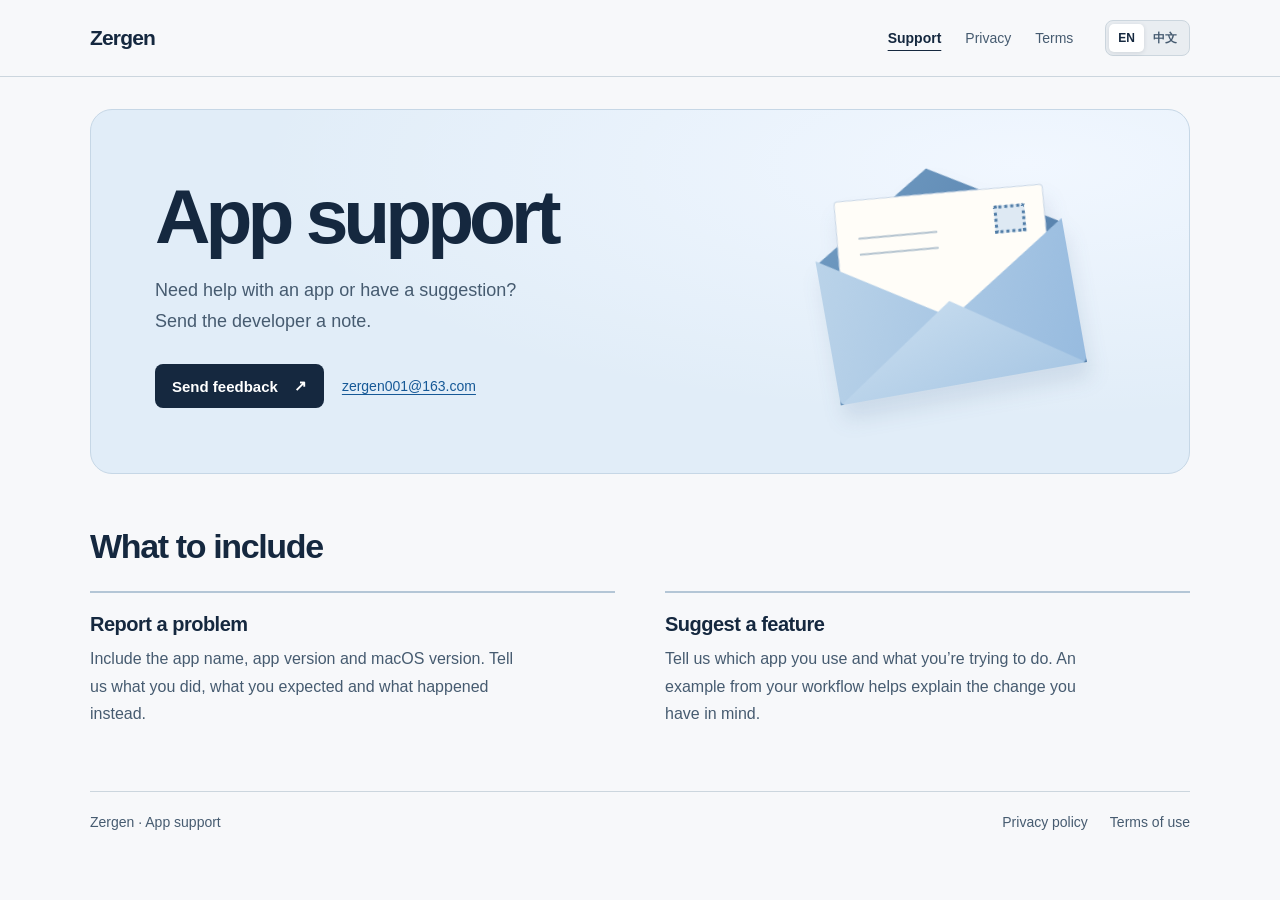
<file: index.html>
<!doctype html>
<html lang="en">
<head>
  <meta charset="utf-8">
  <meta name="viewport" content="width=device-width, initial-scale=1">
  <meta name="theme-color" content="#f7f8fa">
  <title>App support · Zergen</title>
  <link rel="stylesheet" href="./styles.css">
  <script src="./site-config.js" defer></script>
  <script src="./site.js" defer></script>
</head>
<body data-title-en="App support" data-title-zh="应用支持">
  <a class="skip" href="#main"><span lang="en">Skip to content</span><span lang="zh-CN">跳到正文</span></a>
  <header class="bar">
    <div class="wrap header-inner">
      <a class="brand" href="./" data-brand>Zergen</a>
      <nav aria-label="Navigation"><a href="./index.html" aria-current="page"><span lang="en">Support</span><span lang="zh-CN">支持</span></a>
<a href="./privacy.html"><span lang="en">Privacy</span><span lang="zh-CN">隐私政策</span></a>
<a href="./terms.html"><span lang="en">Terms</span><span lang="zh-CN">服务条款</span></a></nav>
      <div class="languages" hidden><button type="button" lang="en" data-language="en">EN</button><button type="button" lang="zh-CN" data-language="zh-CN">中文</button></div>
    </div>
  </header>
  <main id="main" class="wrap">
    <section class="hero">
      <div class="hero-copy">
        <h1><span lang="en">App support</span><span lang="zh-CN">应用支持</span></h1>
        <p><span lang="en">Need help with an app or have a suggestion? Send the developer a note.</span><span lang="zh-CN">使用 App 遇到了问题，或有功能建议？可以直接写信给开发者。</span></p>
        <div class="contact" data-contact hidden>
          <a class="action" data-compose><span lang="en">Send feedback</span><span lang="zh-CN">发送反馈</span> <span aria-hidden="true">↗</span></a>
          <a class="address" data-email></a>
        </div>
        <p class="unconfigured" data-missing hidden><span lang="en">The support email has yet to be added.</span><span lang="zh-CN">支持邮箱尚待配置。</span></p>
      </div>
      <div class="mail-art" aria-hidden="true"><div class="envelope"><div class="back"></div><div class="paper"><i class="stamp"></i><i class="writing"></i></div><div class="pocket"></div><div class="fold"></div></div></div>
    </section>
    <section class="guide">
      <h2><span lang="en">What to include</span><span lang="zh-CN">反馈时可以写些什么</span></h2>
      <div class="guides">
        <article><h3><span lang="en">Report a problem</span><span lang="zh-CN">报告问题</span></h3><p><span lang="en">Include the app name, app version and macOS version. Tell us what you did, what you expected and what happened instead.</span><span lang="zh-CN">请写下 App 名称、App 版本和 macOS 版本，并描述操作步骤、预期结果以及实际发生的情况。</span></p></article>
        <article><h3><span lang="en">Suggest a feature</span><span lang="zh-CN">提出建议</span></h3><p><span lang="en">Tell us which app you use and what you’re trying to do. An example from your workflow helps explain the change you have in mind.</span><span lang="zh-CN">请写下 App 名称和你想完成的事情。举一个日常使用中的例子，能帮助我们理解你的建议。</span></p></article>
      </div>
    </section></main>
  <footer class="wrap footer"><a href="./"><span data-brand>Zergen</span> · <span lang="en">App support</span><span lang="zh-CN">应用支持</span></a><div><a href="./privacy.html"><span lang="en">Privacy policy</span><span lang="zh-CN">隐私政策</span></a><a href="./terms.html"><span lang="en">Terms of use</span><span lang="zh-CN">服务条款</span></a></div></footer>
</body>
</html>
</file>
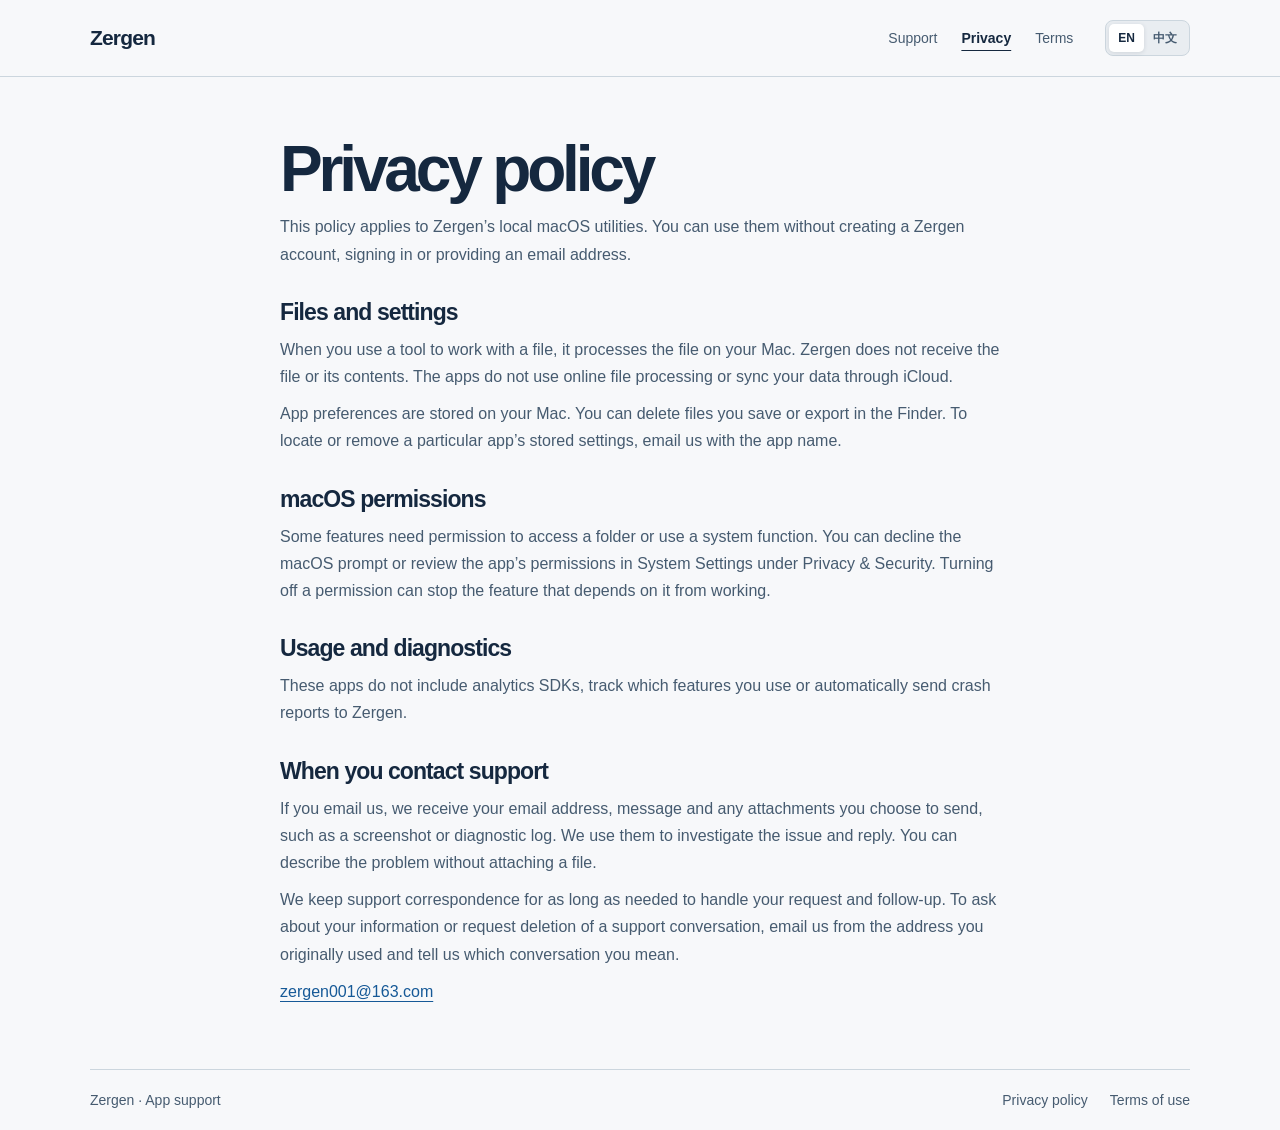
<file: privacy.html>
<!doctype html>
<html lang="en">
<head>
  <meta charset="utf-8">
  <meta name="viewport" content="width=device-width, initial-scale=1">
  <meta name="theme-color" content="#f7f8fa">
  <title>Privacy policy · Zergen</title>
  <link rel="stylesheet" href="./styles.css">
  <script src="./site-config.js" defer></script>
  <script src="./site.js" defer></script>
</head>
<body data-title-en="Privacy policy" data-title-zh="隐私政策">
  <a class="skip" href="#main"><span lang="en">Skip to content</span><span lang="zh-CN">跳到正文</span></a>
  <header class="bar">
    <div class="wrap header-inner">
      <a class="brand" href="./" data-brand>Zergen</a>
      <nav aria-label="Navigation"><a href="./index.html"><span lang="en">Support</span><span lang="zh-CN">支持</span></a>
<a href="./privacy.html" aria-current="page"><span lang="en">Privacy</span><span lang="zh-CN">隐私政策</span></a>
<a href="./terms.html"><span lang="en">Terms</span><span lang="zh-CN">服务条款</span></a></nav>
      <div class="languages" hidden><button type="button" lang="en" data-language="en">EN</button><button type="button" lang="zh-CN" data-language="zh-CN">中文</button></div>
    </div>
  </header>
  <main id="main" class="wrap">
    <article class="legal">
      <h1>
        <span lang="en">Privacy policy</span>
        <span lang="zh-CN">隐私政策</span>
      </h1>
      <p>
        <span lang="en">This policy applies to Zergen’s local macOS utilities. You can use them without creating a Zergen account, signing in or providing an email address.</span>
        <span lang="zh-CN">本政策适用于 Zergen 的本地 macOS 工具。你可以直接使用这些工具，无需注册 Zergen 账户、登录或提供邮箱地址。</span>
      </p>
      <section>
        <h2>
          <span lang="en">Files and settings</span>
          <span lang="zh-CN">文件与设置</span>
        </h2>
        <p>
          <span lang="en">When you use a tool to work with a file, it processes the file on your Mac. Zergen does not receive the file or its contents. The apps do not use online file processing or sync your data through iCloud.</span>
          <span lang="zh-CN">当你用工具处理文件时，处理过程在你的 Mac 上完成。文件及其内容不会发送给 Zergen。这些工具不使用在线文件处理服务，也不通过 iCloud 同步你的数据。</span>
        </p>
        <p>
          <span lang="en">App preferences are stored on your Mac. You can delete files you save or export in the Finder. To locate or remove a particular app’s stored settings, email us with the app name.</span>
          <span lang="zh-CN">App 的偏好设置保存在你的 Mac 上。你可以在「访达」中删除自己保存或导出的文件。如果想查找或清除某款工具的设置，可以把 App 名称发给我们。</span>
        </p>
      </section>
      <section>
        <h2>
          <span lang="en">macOS permissions</span>
          <span lang="zh-CN">macOS 权限</span>
        </h2>
        <p>
          <span lang="en">Some features need permission to access a folder or use a system function. You can decline the macOS prompt or review the app’s permissions in System Settings under Privacy &amp; Security. Turning off a permission can stop the feature that depends on it from working.</span>
          <span lang="zh-CN">某些功能需要访问文件夹或使用系统功能。你可以在 macOS 提示时拒绝授权，也可以前往「系统设置」中的「隐私与安全性」查看和更改已授予的权限。关闭权限后，依赖该权限的功能可能无法使用。</span>
        </p>
      </section>
      <section>
        <h2>
          <span lang="en">Usage and diagnostics</span>
          <span lang="zh-CN">使用统计与诊断</span>
        </h2>
        <p>
          <span lang="en">These apps do not include analytics SDKs, track which features you use or automatically send crash reports to Zergen.</span>
          <span lang="zh-CN">这些 App 不集成使用统计 SDK，不跟踪你使用了哪些功能，也不会自动向 Zergen 发送崩溃报告。</span>
        </p>
      </section>
      <div data-app-policies></div>
      <section>
        <h2>
          <span lang="en">When you contact support</span>
          <span lang="zh-CN">当你联系技术支持时</span>
        </h2>
        <p>
          <span lang="en">If you email us, we receive your email address, message and any attachments you choose to send, such as a screenshot or diagnostic log. We use them to investigate the issue and reply. You can describe the problem without attaching a file.</span>
          <span lang="zh-CN">如果你来信求助，我们会收到你的邮箱地址、邮件正文，以及你主动附上的截图或诊断日志。这些信息用于排查问题和回复邮件。你也可以只用文字描述问题。</span>
        </p>
        <p>
          <span lang="en">We keep support correspondence for as long as needed to handle your request and follow-up. To ask about your information or request deletion of a support conversation, email us from the address you originally used and tell us which conversation you mean.</span>
          <span lang="zh-CN">我们在处理问题和后续沟通所需的期间内保留往来邮件。如需查询相关信息或请求删除某次通信，请用原邮箱来信，并注明对应的邮件。</span>
        </p>
        <p><a data-email href="mailto:zergen001@163.com">zergen001@163.com</a></p>
      </section>
    </article>
  </main>
  <footer class="wrap footer"><a href="./"><span data-brand>Zergen</span> · <span lang="en">App support</span><span lang="zh-CN">应用支持</span></a><div><a href="./privacy.html"><span lang="en">Privacy policy</span><span lang="zh-CN">隐私政策</span></a><a href="./terms.html"><span lang="en">Terms of use</span><span lang="zh-CN">服务条款</span></a></div></footer>
</body>
</html>
</file>
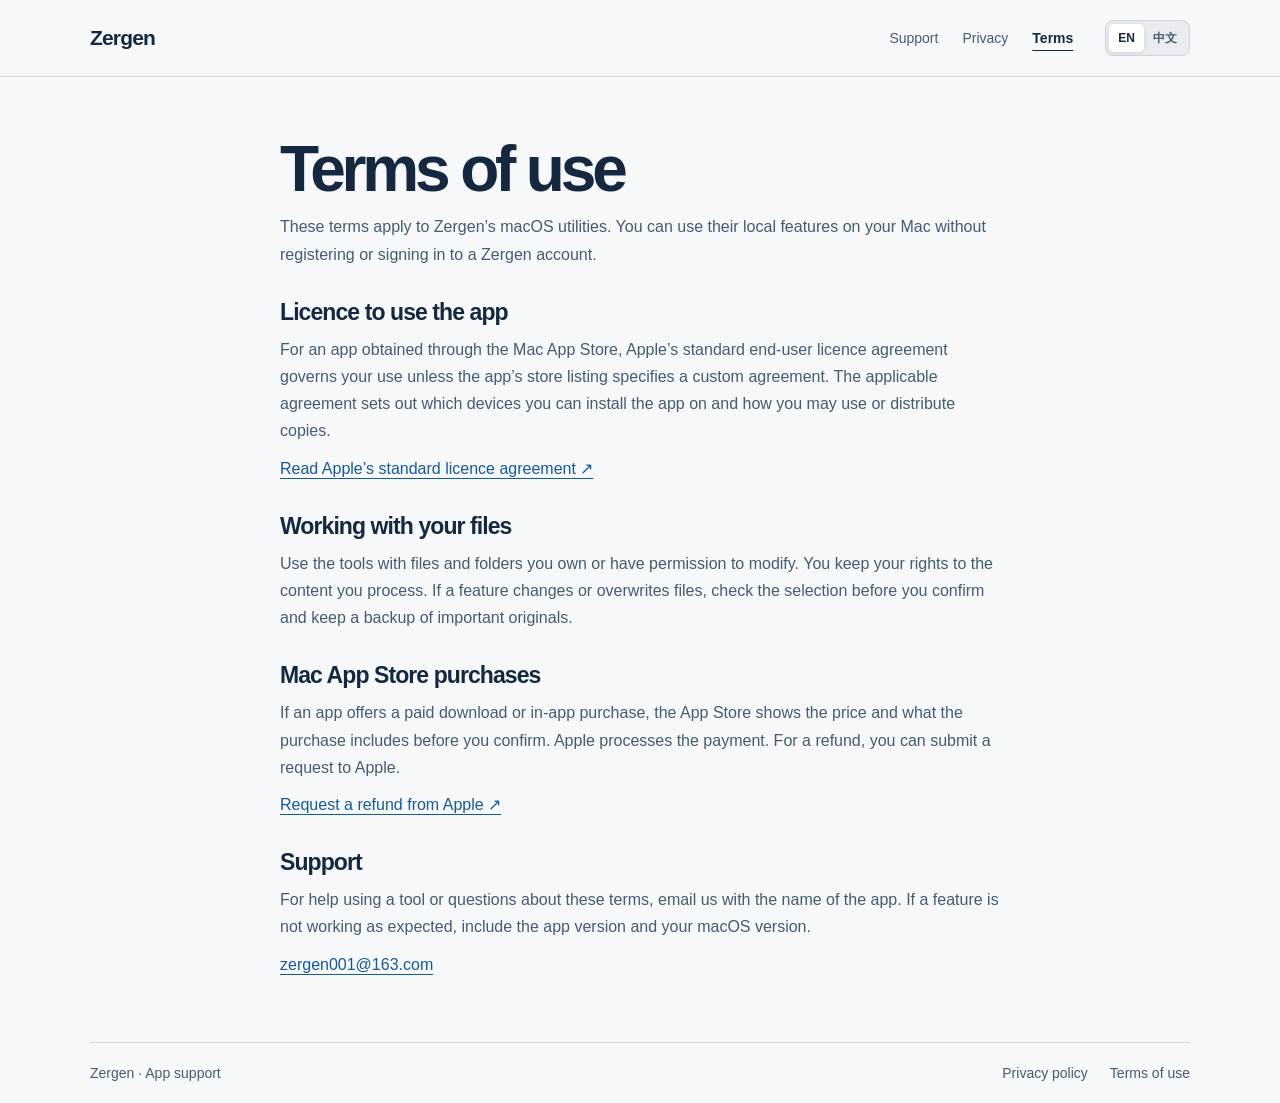
<file: terms.html>
<!doctype html>
<html lang="en">
<head>
  <meta charset="utf-8">
  <meta name="viewport" content="width=device-width, initial-scale=1">
  <meta name="theme-color" content="#f7f8fa">
  <title>Terms of use · Zergen</title>
  <link rel="stylesheet" href="./styles.css">
  <script src="./site-config.js" defer></script>
  <script src="./site.js" defer></script>
</head>
<body data-title-en="Terms of use" data-title-zh="服务条款">
  <a class="skip" href="#main"><span lang="en">Skip to content</span><span lang="zh-CN">跳到正文</span></a>
  <header class="bar">
    <div class="wrap header-inner">
      <a class="brand" href="./" data-brand>Zergen</a>
      <nav aria-label="Navigation"><a href="./index.html"><span lang="en">Support</span><span lang="zh-CN">支持</span></a>
<a href="./privacy.html"><span lang="en">Privacy</span><span lang="zh-CN">隐私政策</span></a>
<a href="./terms.html" aria-current="page"><span lang="en">Terms</span><span lang="zh-CN">服务条款</span></a></nav>
      <div class="languages" hidden><button type="button" lang="en" data-language="en">EN</button><button type="button" lang="zh-CN" data-language="zh-CN">中文</button></div>
    </div>
  </header>
  <main id="main" class="wrap">
    <article class="legal">
      <h1>
        <span lang="en">Terms of use</span>
        <span lang="zh-CN">服务条款</span>
      </h1>
      <p>
        <span lang="en">These terms apply to Zergen’s macOS utilities. You can use their local features on your Mac without registering or signing in to a Zergen account.</span>
        <span lang="zh-CN">本条款适用于 Zergen 的 macOS 工具。使用本地功能时，无需注册或登录 Zergen 账户。</span>
      </p>
      <section>
        <h2>
          <span lang="en">Licence to use the app</span>
          <span lang="zh-CN">软件使用许可</span>
        </h2>
        <p>
          <span lang="en">For an app obtained through the Mac App Store, Apple’s standard end-user licence agreement governs your use unless the app’s store listing specifies a custom agreement. The applicable agreement sets out which devices you can install the app on and how you may use or distribute copies.</span>
          <span lang="zh-CN">从 Mac App Store 获取的 App 适用 Apple 标准最终用户许可协议。如果该 App 的商店页面列有自定义许可协议，请以该协议为准。你可以在哪些设备上安装 App，以及如何使用或分发软件副本，由相应许可协议约定。</span>
        </p>
        <p><a href="https://www.apple.com/legal/internet-services/itunes/dev/stdeula/"><span lang="en">Read Apple’s standard licence agreement ↗</span><span lang="zh-CN">阅读 Apple 标准最终用户许可协议 ↗</span></a></p>
      </section>
      <section>
        <h2>
          <span lang="en">Working with your files</span>
          <span lang="zh-CN">使用工具处理文件</span>
        </h2>
        <p>
          <span lang="en">Use the tools with files and folders you own or have permission to modify. You keep your rights to the content you process. If a feature changes or overwrites files, check the selection before you confirm and keep a backup of important originals.</span>
          <span lang="zh-CN">请在你拥有或有权操作的文件和文件夹上使用这些工具。使用 App 处理内容不会改变你对内容享有的权利。如果某项操作会修改或覆盖文件，请在确认前核对所选项目，并为重要原件保留备份。</span>
        </p>
      </section>
      <section>
        <h2>
          <span lang="en">Mac App Store purchases</span>
          <span lang="zh-CN">Mac App Store 购买</span>
        </h2>
        <p>
          <span lang="en">If an app offers a paid download or in-app purchase, the App Store shows the price and what the purchase includes before you confirm. Apple processes the payment. For a refund, you can submit a request to Apple.</span>
          <span lang="zh-CN">如果某款 App 提供付费下载或 App 内购买，你可以在确认前查看 App Store 显示的价格和购买内容。付款由 Apple 处理，如需退款，可以向 Apple 提交申请。</span>
        </p>
        <p><a href="https://reportaproblem.apple.com/"><span lang="en">Request a refund from Apple ↗</span><span lang="zh-CN">向 Apple 申请退款 ↗</span></a></p>
      </section>
      <section>
        <h2>
          <span lang="en">Support</span>
          <span lang="zh-CN">技术支持</span>
        </h2>
        <p>
          <span lang="en">For help using a tool or questions about these terms, email us with the name of the app. If a feature is not working as expected, include the app version and your macOS version.</span>
          <span lang="zh-CN">使用工具时遇到困难，或对这些条款有疑问，可以来信并注明 App 名称。如果是功能故障，请一并写下 App 版本和 macOS 版本。</span>
        </p>
        <p><a data-email href="mailto:zergen001@163.com">zergen001@163.com</a></p>
      </section>
    </article>
  </main>
  <footer class="wrap footer"><a href="./"><span data-brand>Zergen</span> · <span lang="en">App support</span><span lang="zh-CN">应用支持</span></a><div><a href="./privacy.html"><span lang="en">Privacy policy</span><span lang="zh-CN">隐私政策</span></a><a href="./terms.html"><span lang="en">Terms of use</span><span lang="zh-CN">服务条款</span></a></div></footer>
</body>
</html>
</file>
<file: styles.css>
:root {
  color-scheme: light;
  --ink: #15283f;
  --muted: #465b70;
  --link: #165997;
  --line: #ccd6de;
  --page: #f7f8fa;
  font-family: "Inter", -apple-system, BlinkMacSystemFont, "Segoe UI", "PingFang SC", sans-serif;
  background: var(--page);
  color: var(--ink);
}
* { box-sizing: border-box; }
[hidden], html:lang(en) main [lang="zh-CN"], html:lang(zh) main [lang="en"],
html:lang(en) span[lang="zh-CN"], html:lang(zh) span[lang="en"] { display: none !important; }
body { margin: 0; }
a { color: inherit; text-underline-offset: .23em; }
a:hover { color: var(--link); }
:focus-visible { outline: 3px solid #106dd0; outline-offset: 4px; }
.wrap { width: min(1100px, calc(100% - 88px)); margin-inline: auto; }
.bar { border-bottom: 1px solid var(--line); }
.header-inner, nav, .languages, .footer, .footer div, .contact { display: flex; align-items: center; }
.header-inner { min-height: 76px; gap: 32px; }
.brand, nav a, .footer a, .action { text-decoration: none; }
.brand { flex: none; font-weight: 740; font-size: 21px; letter-spacing: -.04em; margin-right: auto; white-space: nowrap; }
nav { gap: 24px; }
nav a, .footer { color: var(--muted); font-size: 14px; }
nav a[aria-current="page"] { color: var(--ink); font-weight: 650; text-decoration: underline; text-underline-offset: 7px; }
.languages { padding: 3px; background: #e9edf1; border: 1px solid var(--line); border-radius: 8px; }
.languages button { border: 0; border-radius: 5px; background: transparent; color: var(--muted); cursor: pointer; min-height: 28px; padding: 2px 9px; font: inherit; font-size: 12px; line-height: 1.2; font-weight: 600; }
.languages [aria-pressed="true"] { background: white; color: var(--ink); box-shadow: 0 1px 4px #1c314220; }
.skip { position: absolute; left: 12px; top: 12px; z-index: 5; background: white; padding: 10px; transform: translateY(-180%); }
.skip:focus { transform: none; }
.hero { margin-top: 32px; padding: clamp(28px,5vw,72px); min-height: 365px; border: 1px solid #c6d7e6; border-radius: 22px; background: radial-gradient(ellipse at 85% 15%, #f1f7ff, transparent 58%), #e1edf8; display: grid; grid-template-columns: minmax(0, 1.3fr) minmax(0,.8fr); align-items: center; gap: 5%; overflow: hidden; }
h1, h2, h3, p { margin: 0; }
h1 { font: 600 clamp(48px,6vw,82px)/1.07 "Instrument Sans", -apple-system, BlinkMacSystemFont, "Segoe UI", sans-serif; letter-spacing: -.065em; }
:lang(zh-CN) h1 { letter-spacing: -.045em; }
.hero-copy > p, .guides p, .legal p { color: var(--muted); line-height: 1.7; }
.hero-copy > p { font-size: 18px; max-width: 39ch; margin-top: 18px; }
.contact { flex-wrap: wrap; gap: 14px 18px; margin-top: 28px; }
.action { display: inline-flex; align-items: center; gap: 16px; font-weight: 610; font-size: 15px; border-radius: 8px; background: var(--ink); color: white; padding: 13px 17px; }
.action:hover { background: #254667; color: white; }
.address, .legal a { color: var(--link); overflow-wrap: anywhere; }
.address, .hero-copy .unconfigured { font-size: 14px; }
.hero-copy .unconfigured { margin-top: 28px; }
.mail-art { display: grid; place-items: center; padding: 38px 5% 22px; }
.envelope { position: relative; width: min(100%, 250px); aspect-ratio: 1.45; transform: rotate(-10deg); filter: drop-shadow(2px 16px 10px #284d771e); }
.envelope > div { position: absolute; }
.back { inset: -27% 0 0; background: linear-gradient(130deg,#729dc4,#507aa6); clip-path: polygon(0 35%,50% 0,100% 35%,100% 100%,0 100%); }
.paper { left: 8%; right: 8%; top: -12%; bottom: 12%; border-radius: 4px; border: 1px solid #cad7e6; background: #fffdf8; transform: rotate(5deg); }
.stamp { position: absolute; right: 9%; top: 10%; width: 15%; aspect-ratio: 1.1; border: 3px dotted #507ca6; background: #dee9f3; }
.writing { position: absolute; left: 10%; top: 22%; width: 38%; height: 10%; border-block: 2px solid #b5c4d0; }
.pocket { inset: 15% 0 0; border-radius: 0 0 5px 5px; background: linear-gradient(110deg,#bad3e9,#97bbdf); clip-path: polygon(0 0,50% 54%,100% 0,100% 100%,0 100%); }
.fold { inset: 51% 0 0; border-radius: 0 0 5px 5px; background: linear-gradient(160deg,#cbdff0,#a8c7e4); clip-path: polygon(0 100%,50% 0,100% 100%); }
.guide { margin: 52px 0 64px; }
h2 { font-size: clamp(25px,3vw,34px); line-height: 1.22; letter-spacing: -.04em; }
.guides { display: grid; grid-template-columns: repeat(2,minmax(0,1fr)); gap: 50px; margin-top: 24px; }
.guides article { border-top: 2px solid #b4c6d6; padding-top: 20px; }
h3 { font-size: 20px; font-weight: 620; letter-spacing: -.025em; }
.guides p { margin-top: 9px; max-width: 49ch; }
.legal { max-width: 720px; margin: 58px auto 64px; }
.legal h1 { font-size: clamp(40px,5vw,66px); }
.legal section { margin-top: 30px; }
.legal h2 { font-size: 23px; }
.legal p { margin-top: 10px; }
.footer { border-top: 1px solid var(--line); padding-block: 22px; gap: 20px; justify-content: space-between; }
.footer div { gap: 22px; }
@media (max-width: 720px) {
  .wrap { width: calc(100% - 40px); }
  .header-inner { gap: 16px; }
  nav { gap: 14px; }
  .hero { grid-template-columns: minmax(0,1.4fr) minmax(0,.6fr); gap: 12px; min-height: 300px; }
  .guides { gap: 28px; }
}
@media (max-width: 540px) {
  .wrap { width: calc(100% - 32px); }
  .header-inner { flex-wrap: wrap; padding-block: 14px; gap: 10px; }
  nav { order: 3; width: 100%; gap: 23px; padding-block: 5px; }
  .hero { margin-top: 18px; grid-template-columns: minmax(0,1fr); padding: 28px 23px; }
  .mail-art { display: none; }
  .hero-copy > p { font-size: 16px; }
  .guide { margin: 34px 0 42px; }
  .guides { grid-template-columns: 1fr; gap: 22px; }
  .legal { margin-block: 36px 48px; }
  .footer { flex-wrap: wrap; }
}
</file>
